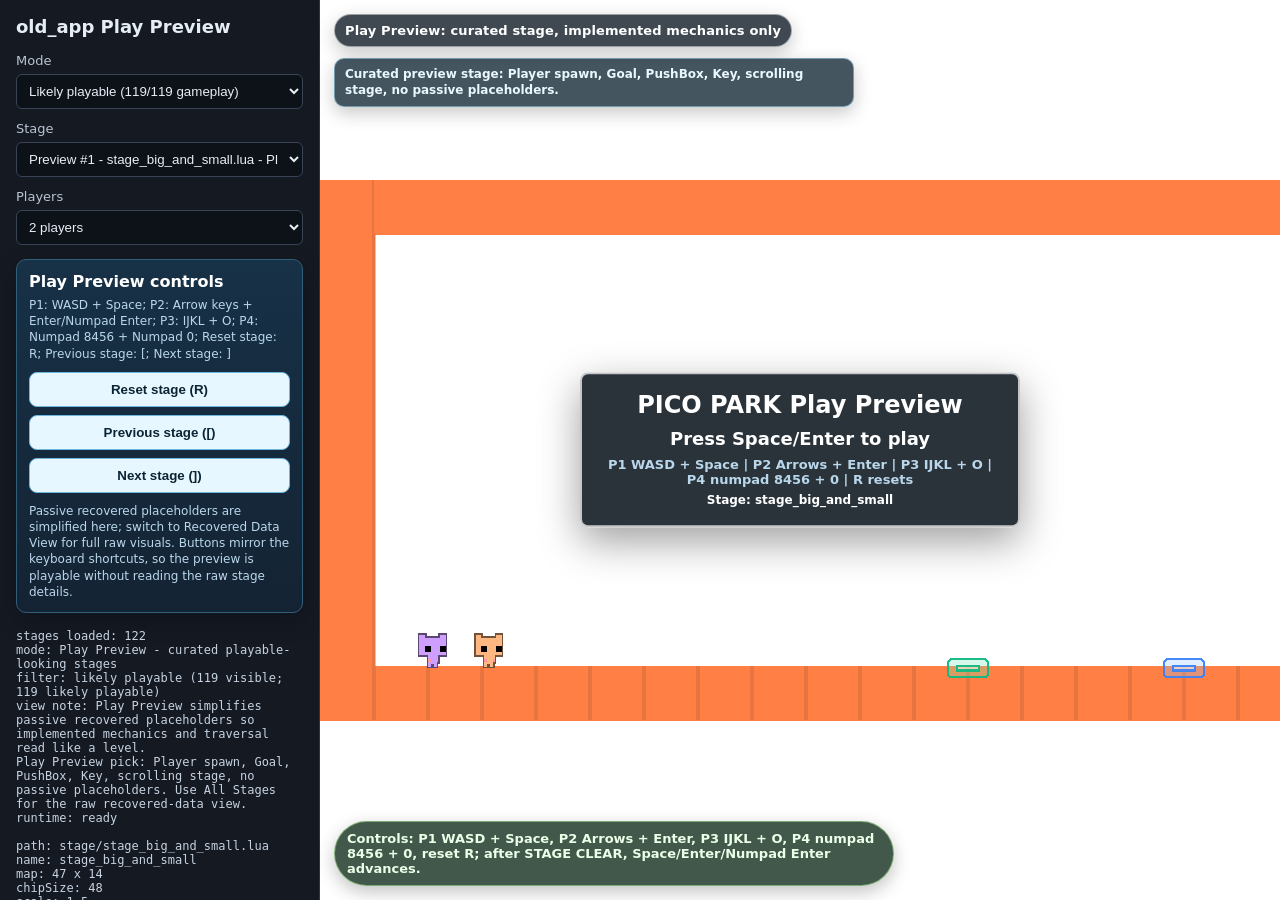
<file: index.html>
<!doctype html>
<html lang="en">
  <head>
    <meta charset="UTF-8" />
    <meta name="viewport" content="width=device-width, initial-scale=1.0" />
    <title>old_app browser reconstruction</title>
    <script type="module" crossorigin src="./assets/index-ioew5r4k.js"></script>
    <link rel="stylesheet" crossorigin href="./assets/index-CZzux0Es.css">
  </head>
  <body>
    <div id="app-shell">
      <aside id="sidebar">
        <h1>old_app Play Preview</h1>
        <label>
          Mode
          <select id="stage-filter-select">
            <option value="likely-playable">Play Preview</option>
            <option value="all">Recovered Data View</option>
          </select>
        </label>
        <label>
          Stage
          <select id="stage-select"></select>
        </label>
        <label>
          Players
          <select id="party-size-select">
            <option value="2">2 players</option>
            <option value="3">3 players</option>
            <option value="4">4 players</option>
            <option value="5">5 players</option>
            <option value="6">6 players</option>
            <option value="7">7 players</option>
            <option value="8">8 players</option>
          </select>
        </label>
        <div id="play-preview-controls" class="play-preview-controls" aria-label="Play Preview controls"></div>
        <div id="stage-info"></div>
        <div id="first-run-hint" class="hint" aria-live="polite">
          Play Preview opens on a curated stage with implemented mechanics and hides raw recovered-data clutter by default. Switch to Recovered Data View to inspect every converted stage.
        </div>
      </aside>
      <main id="canvas-host">
        <div id="mode-badge" class="mode-badge" aria-live="polite"></div>
        <div id="stage-reason-badge" class="stage-reason-badge" aria-live="polite"></div>
        <div id="title-overlay" class="title-overlay" aria-live="polite"></div>
        <div id="controls-prompt-badge" class="controls-prompt-badge" aria-live="polite"></div>
      </main>
    </div>
  </body>
</html>
</file>
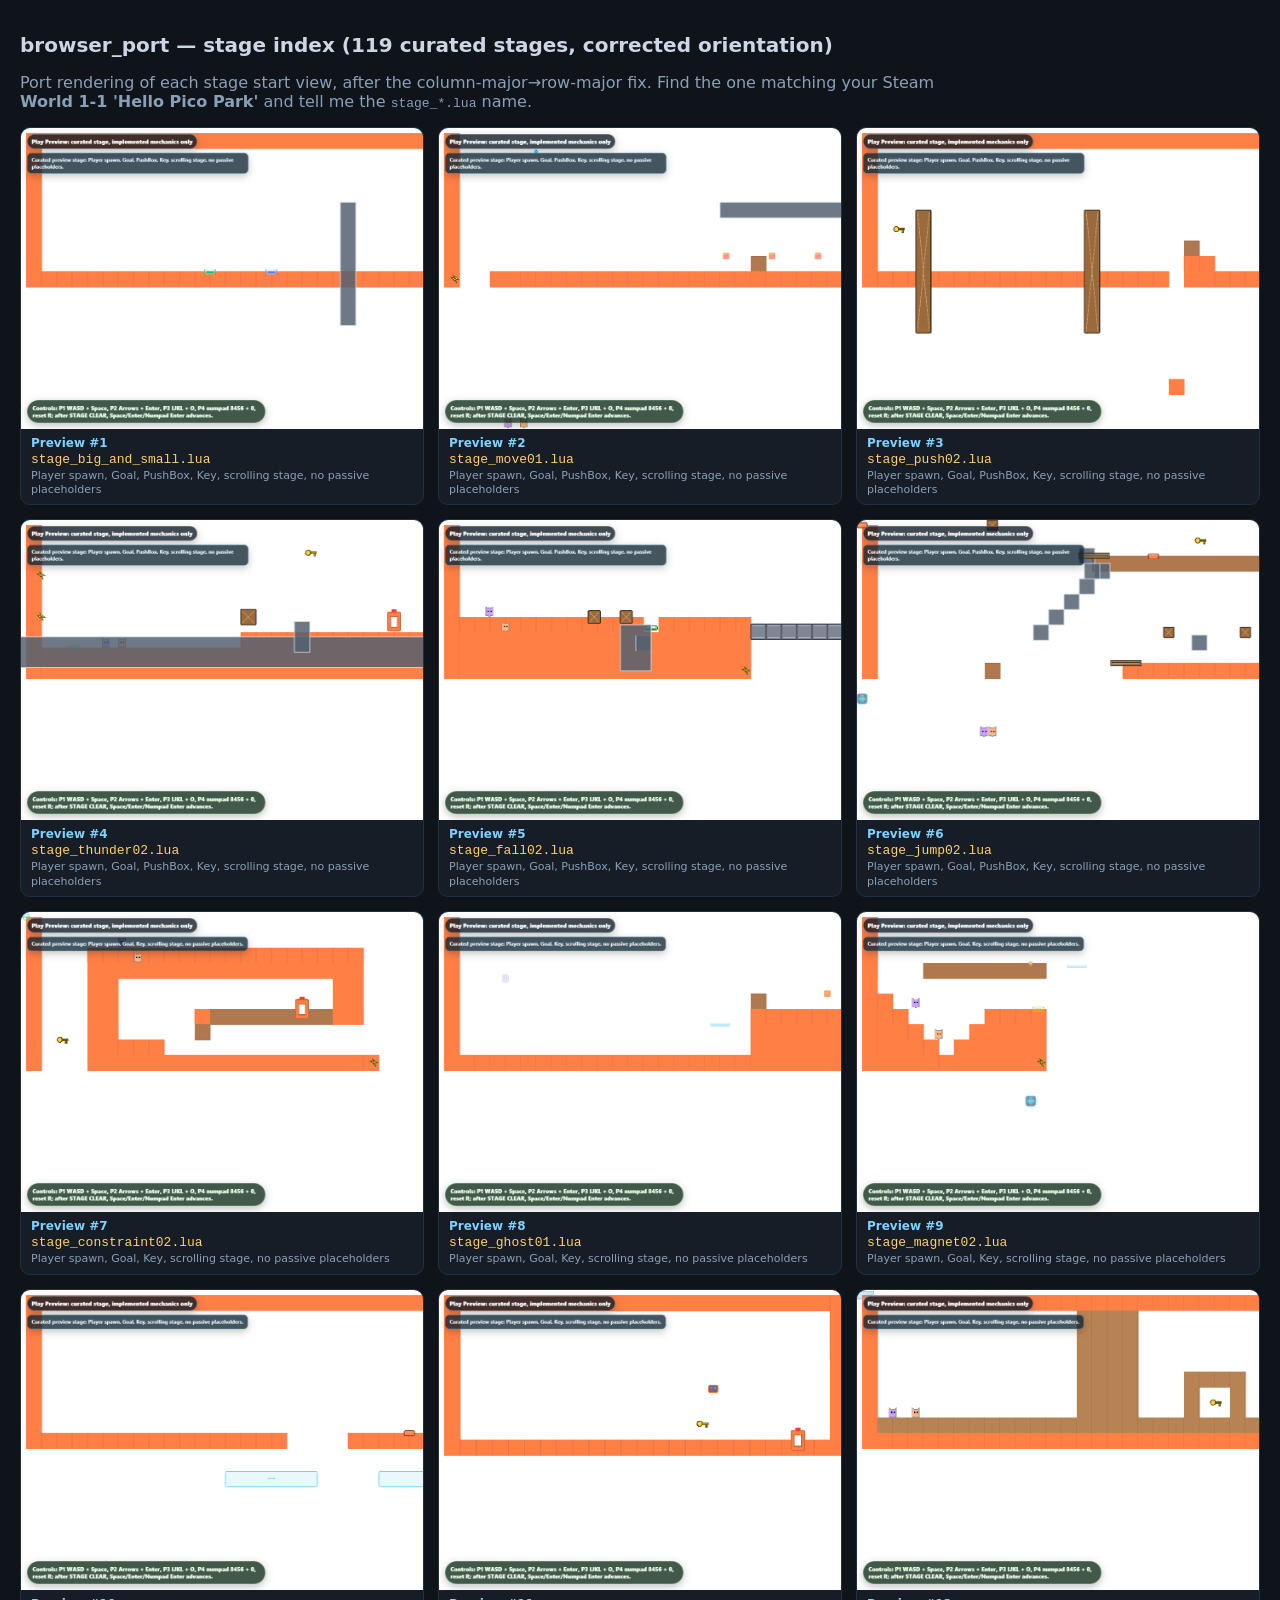
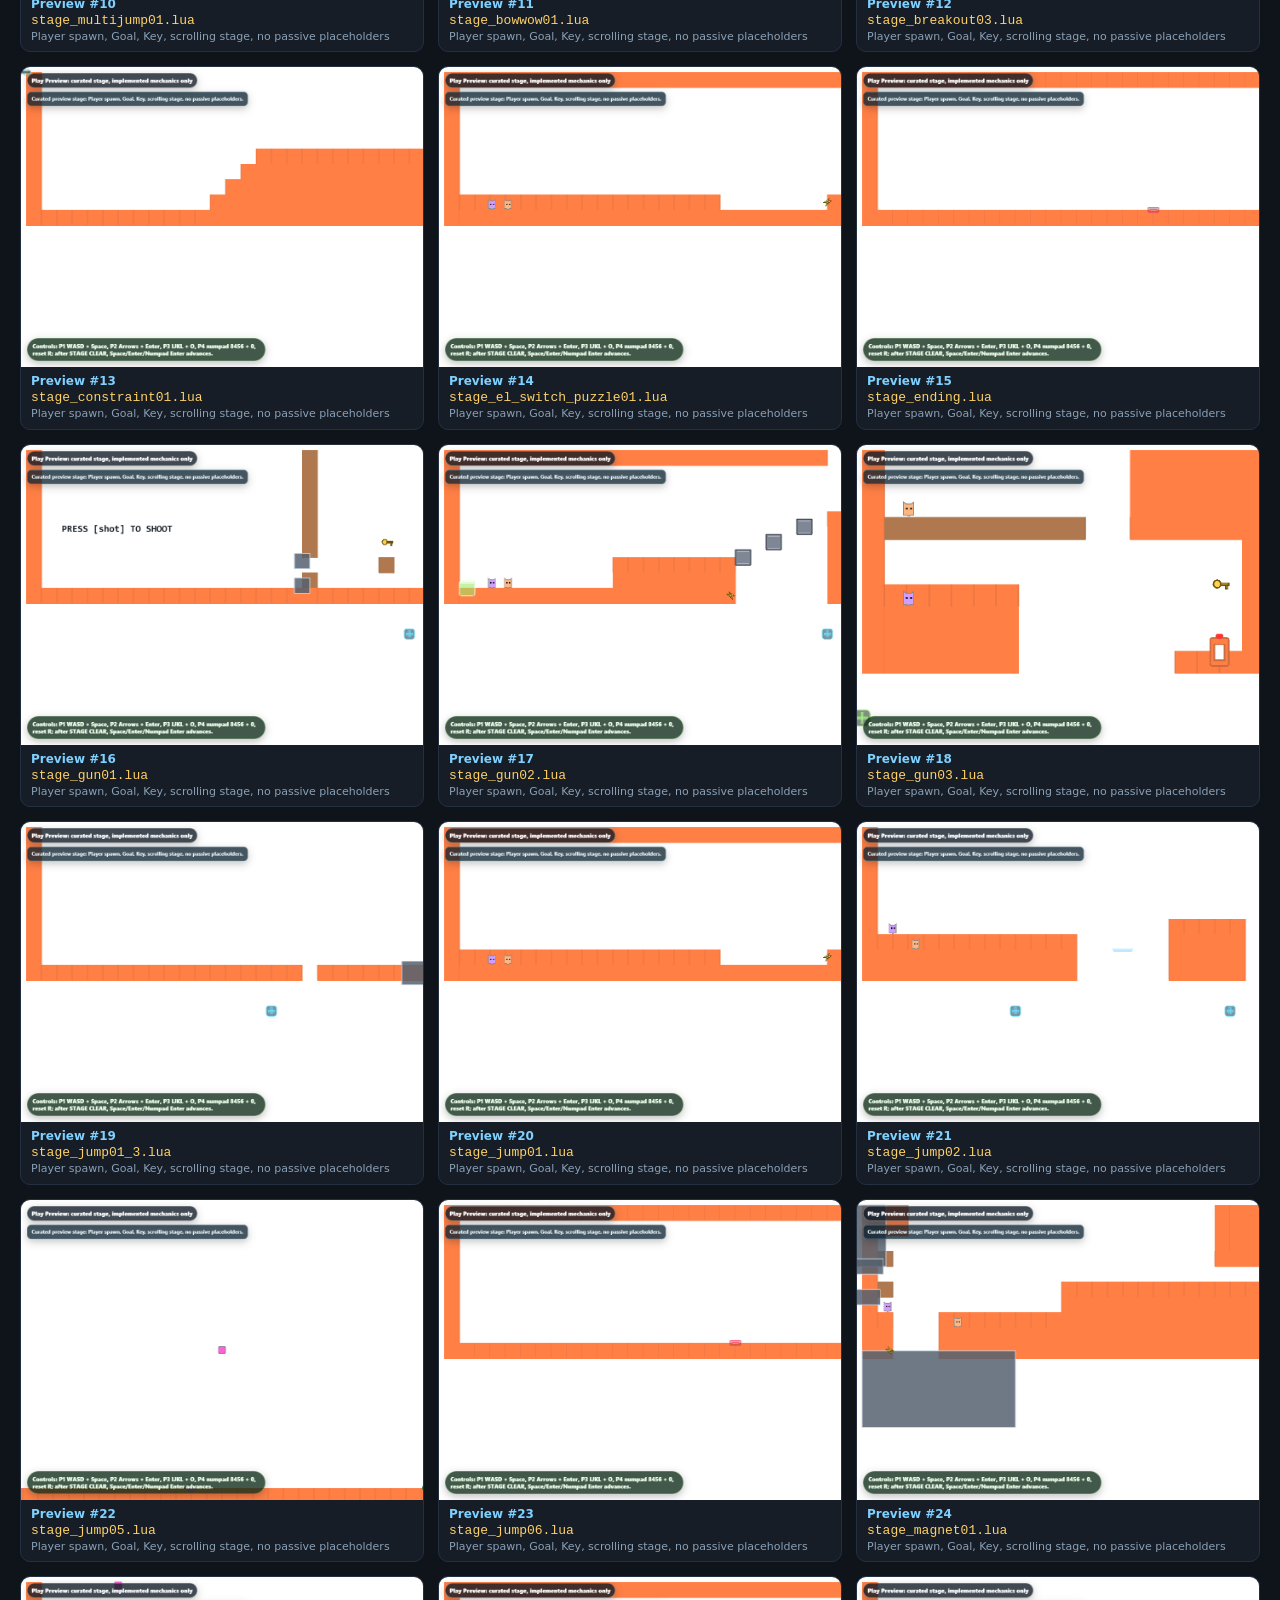
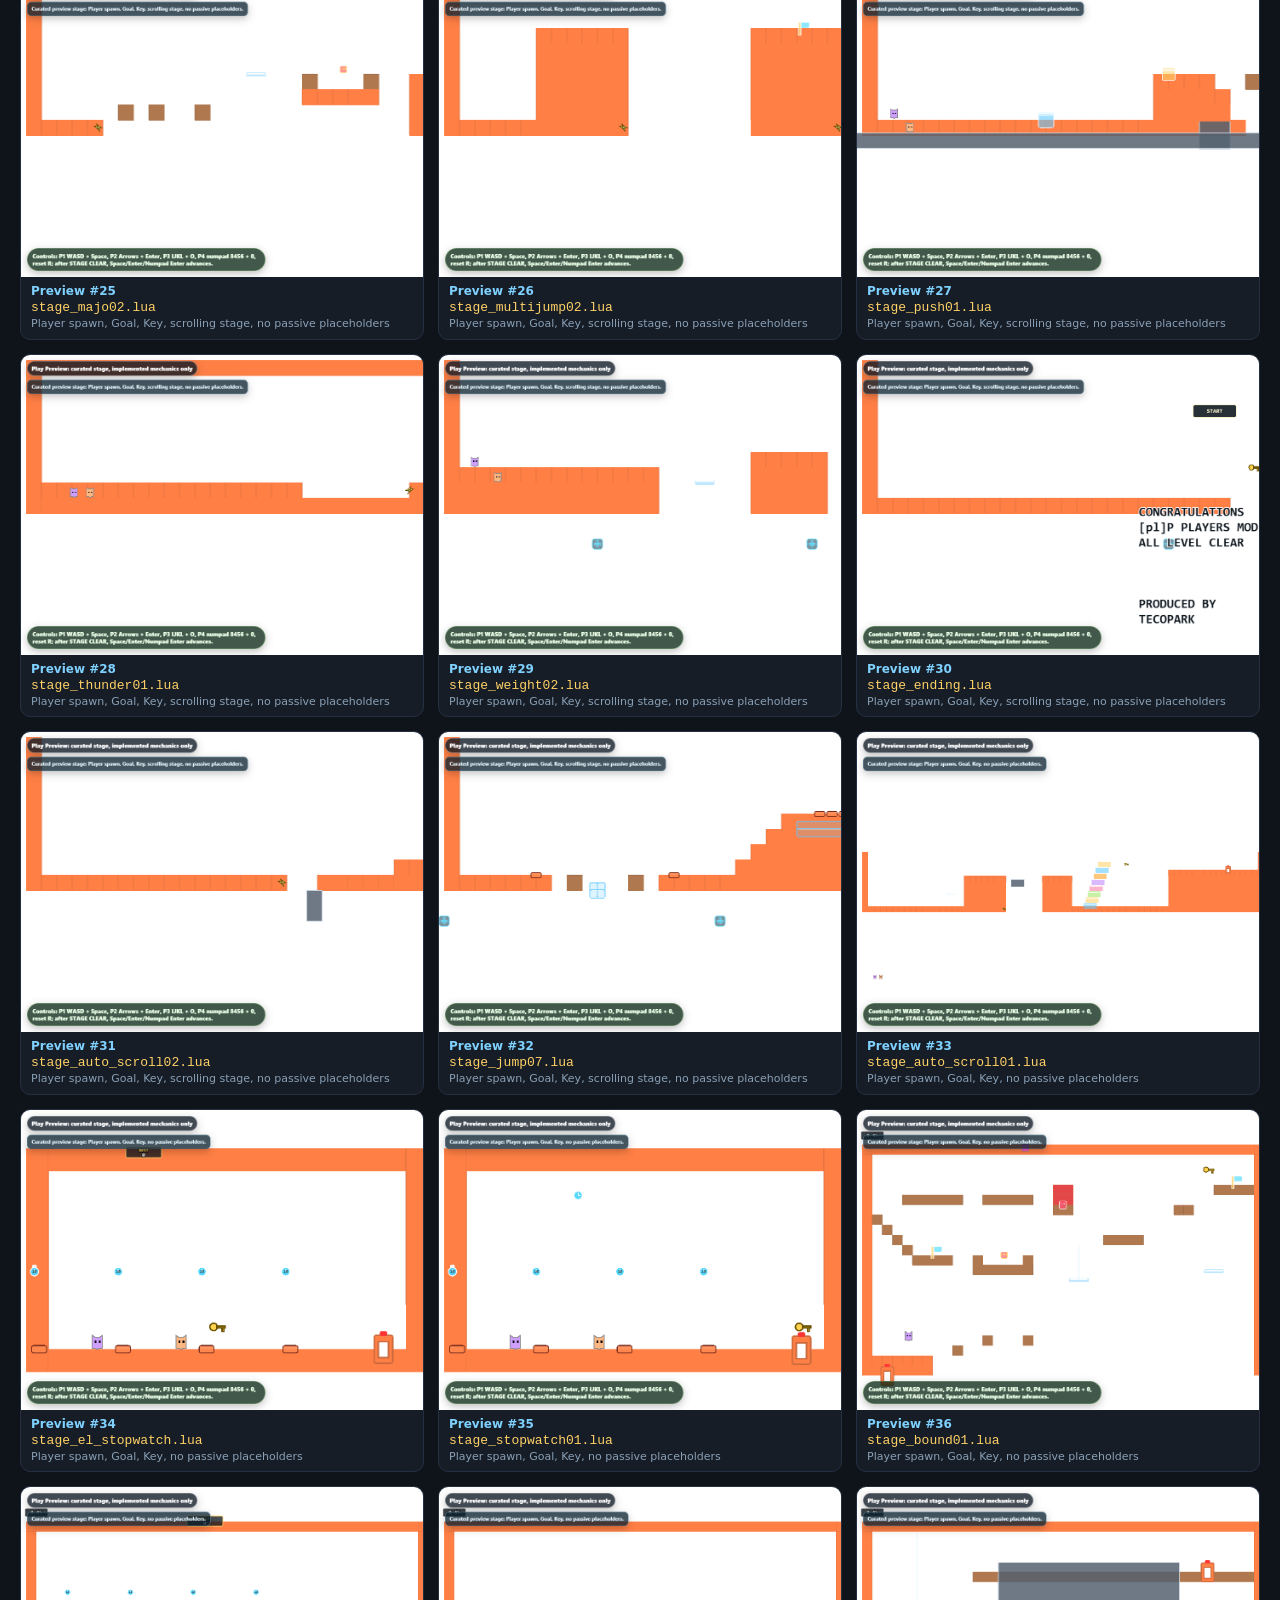
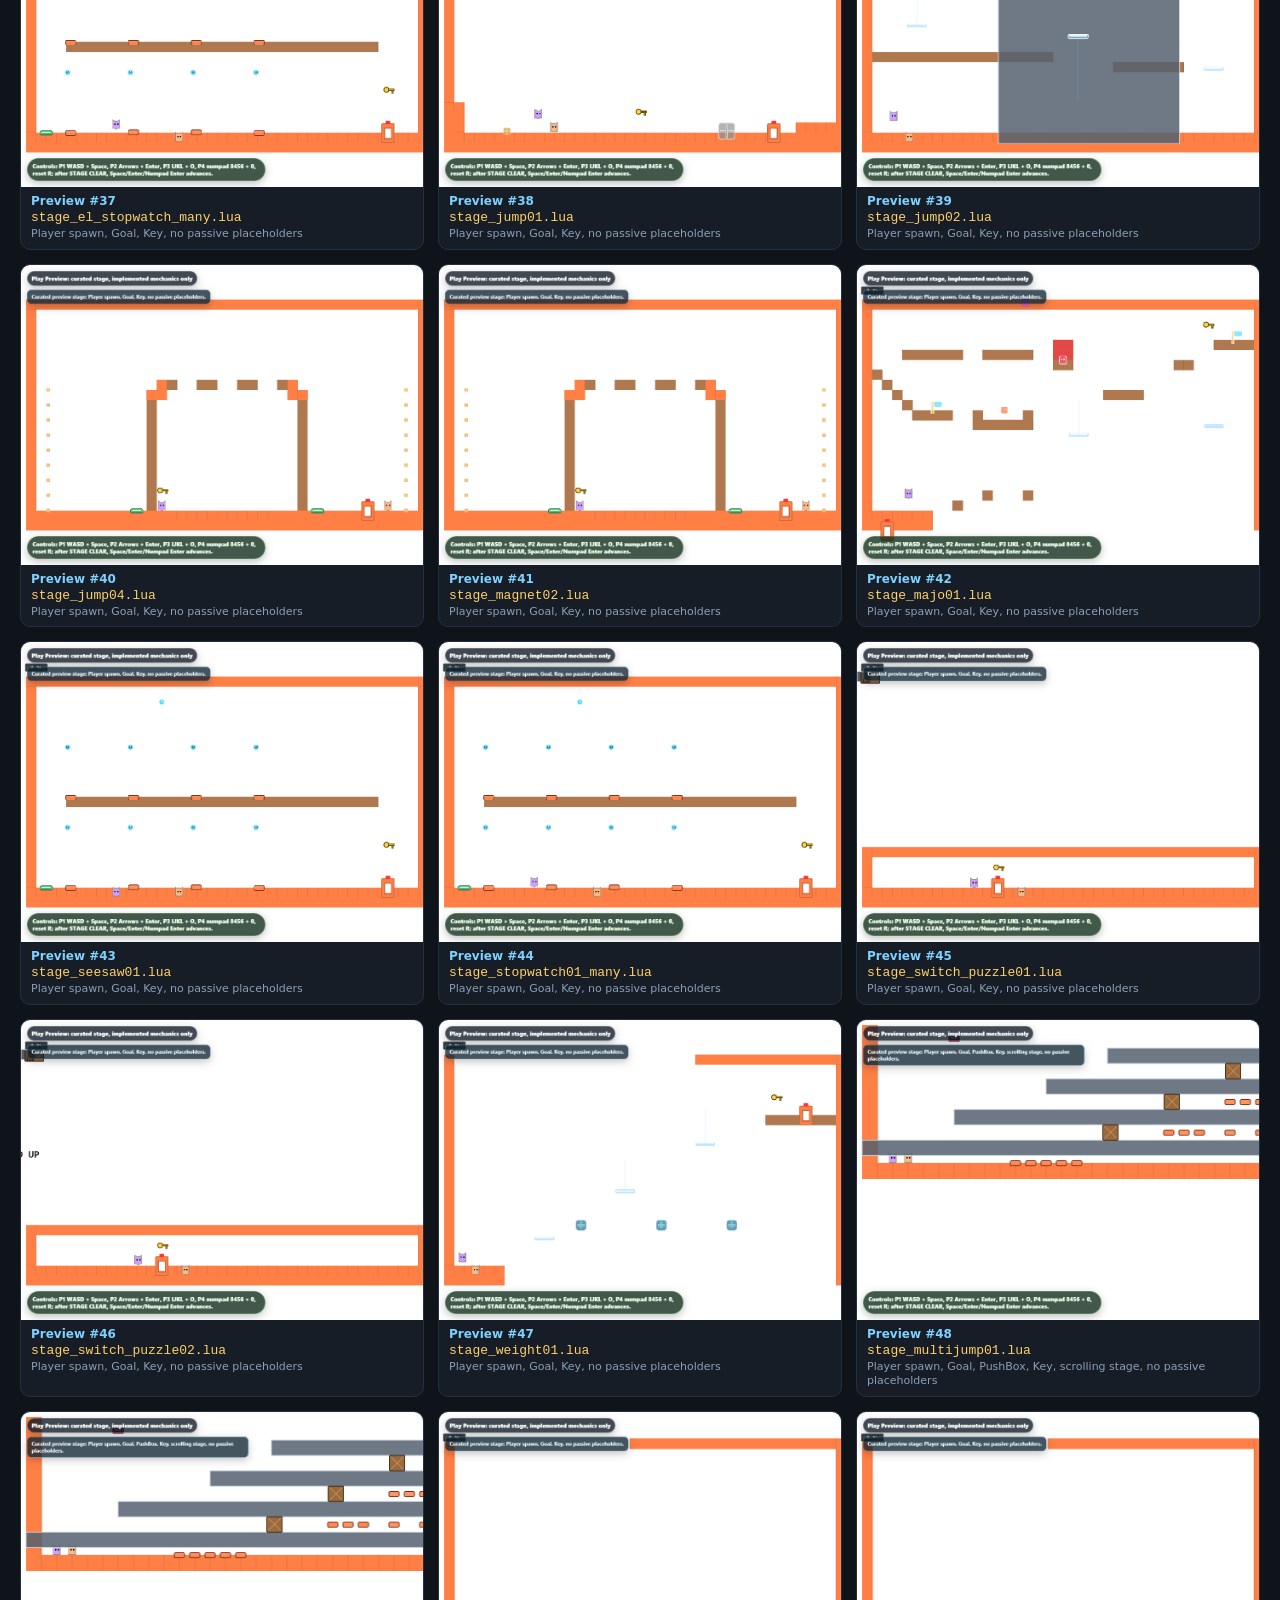
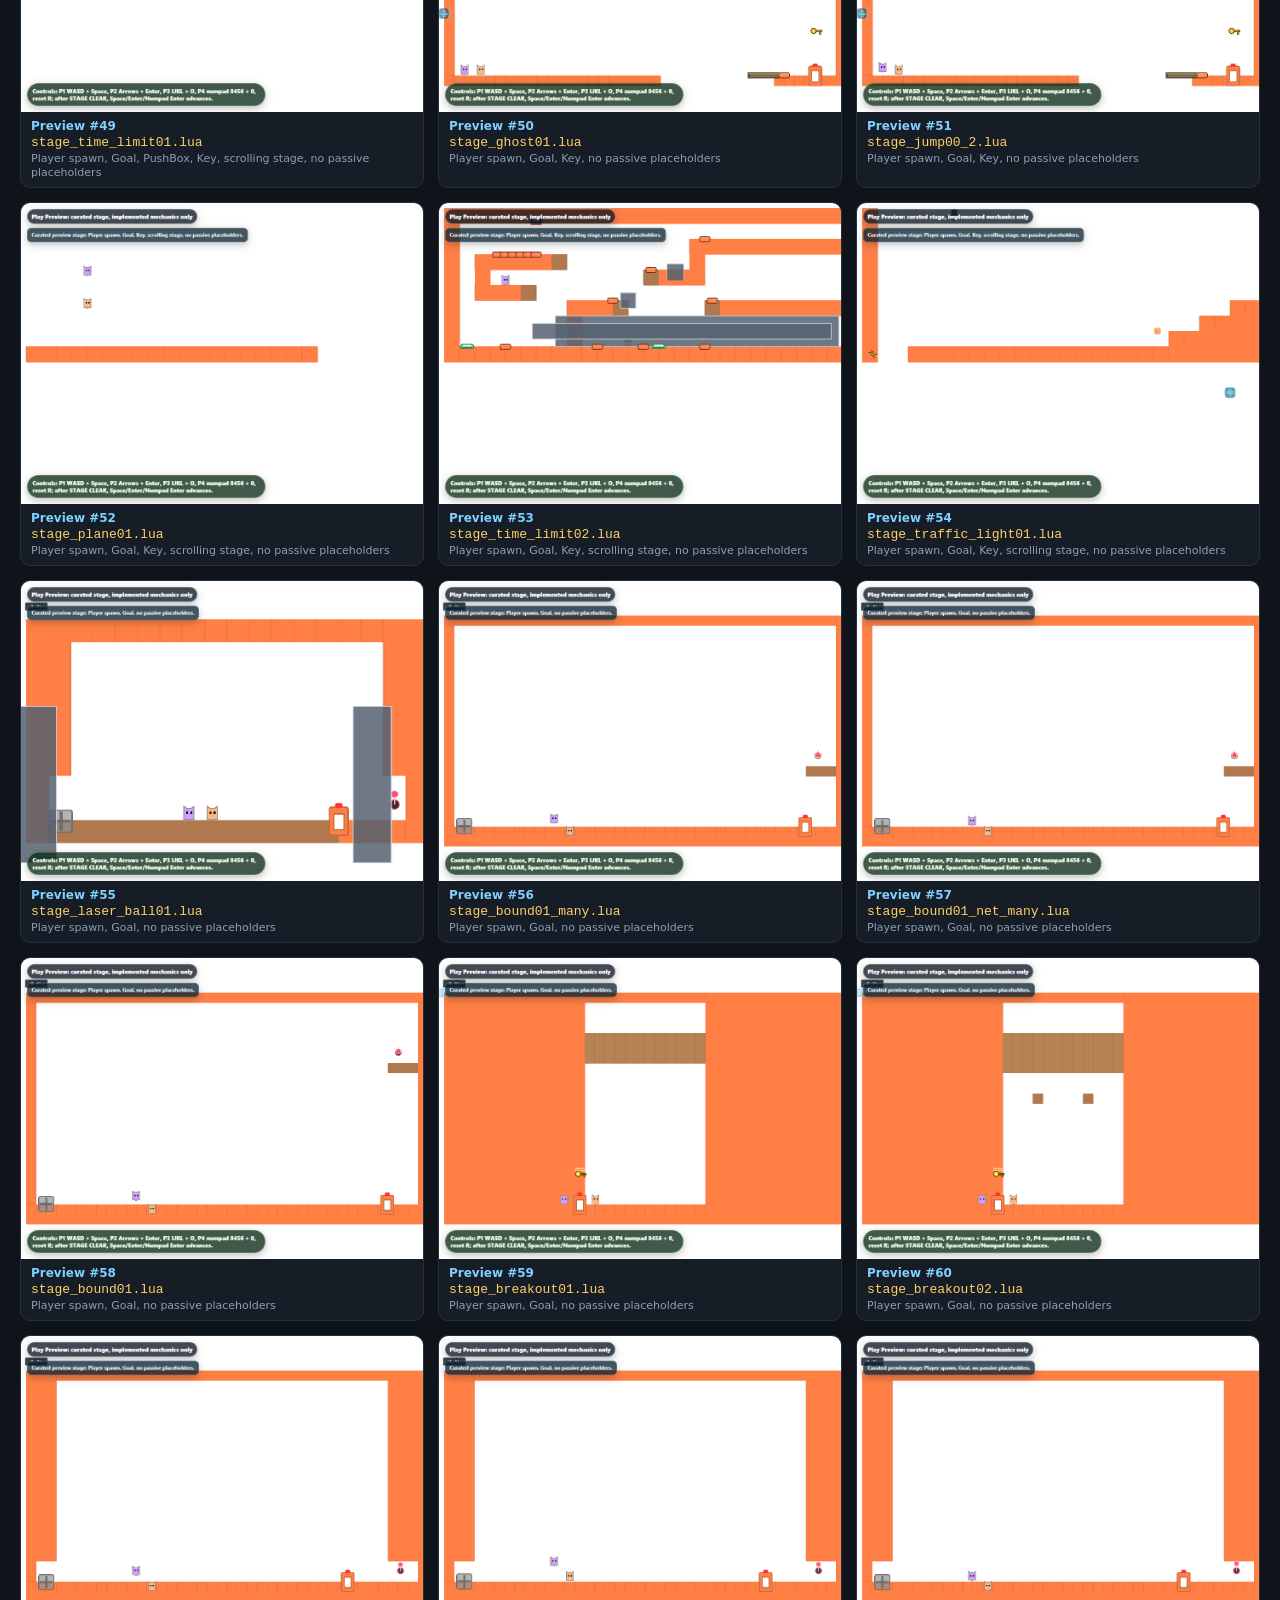
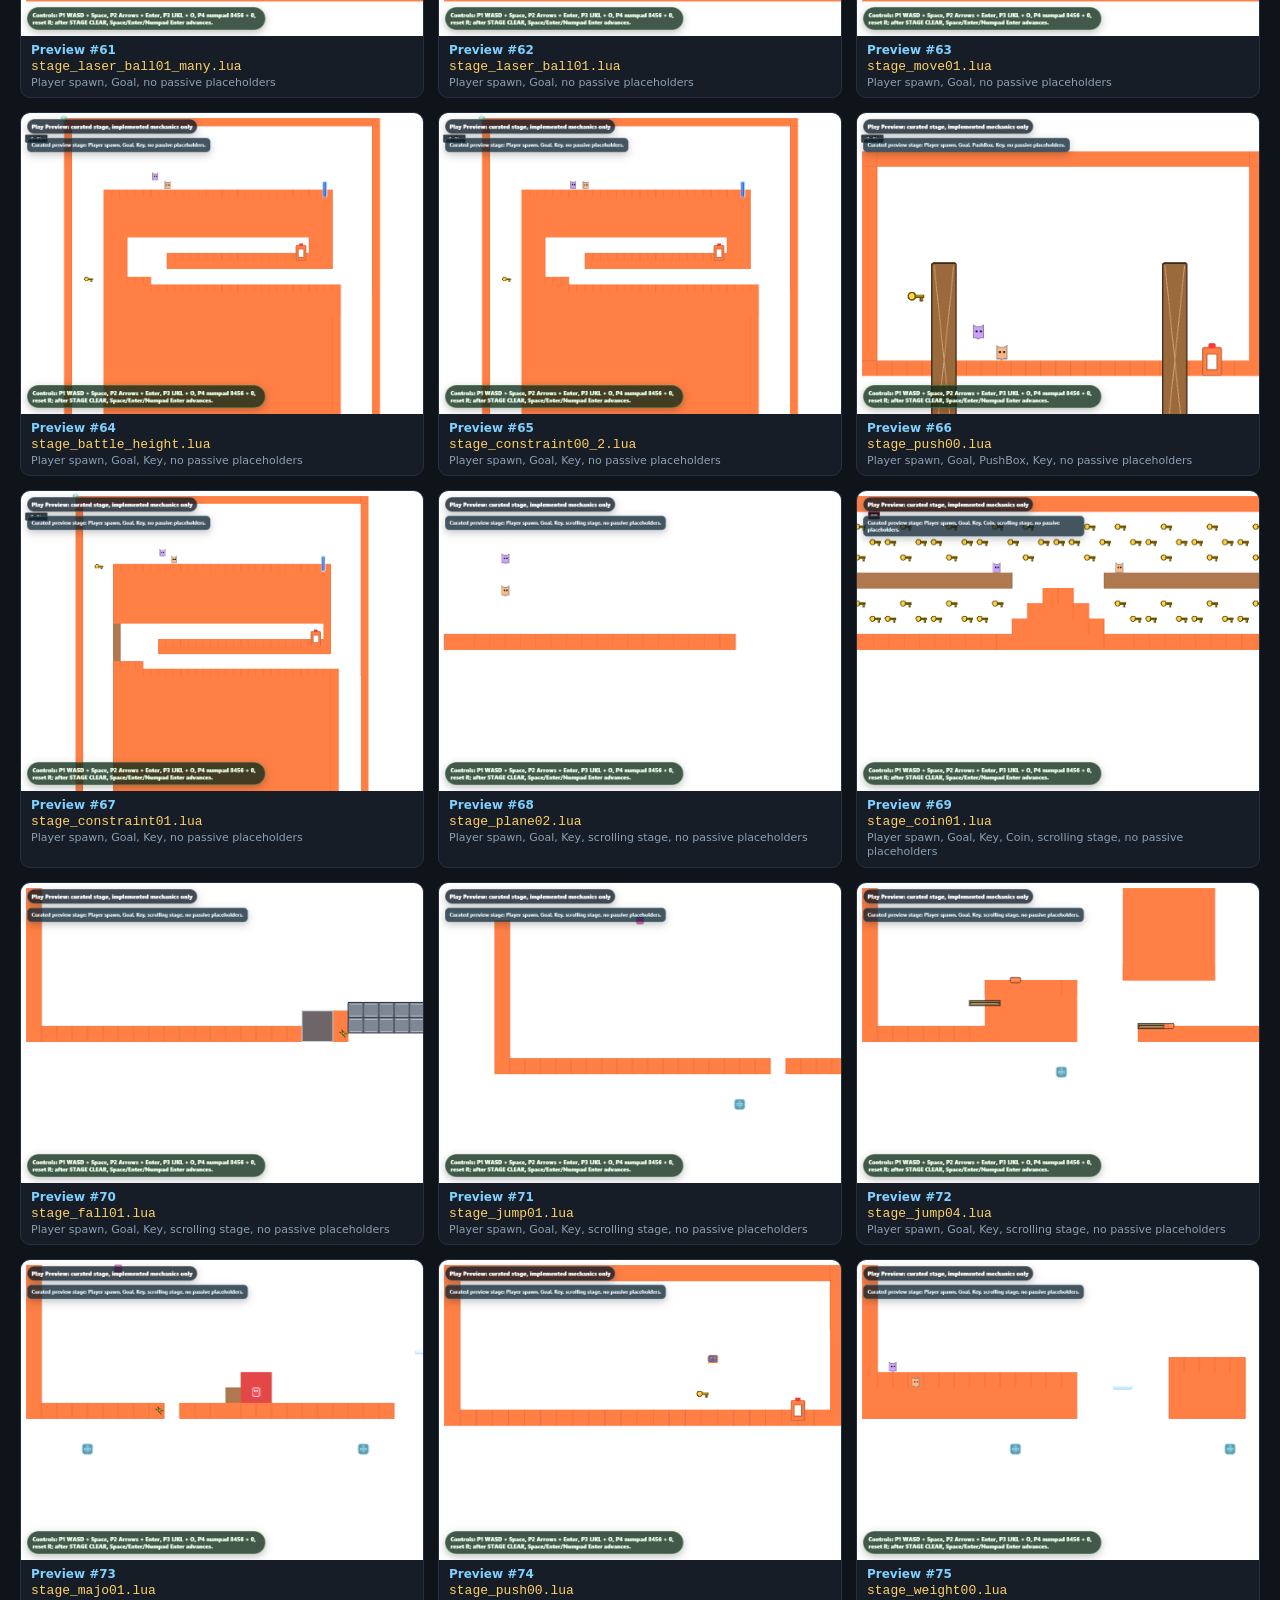
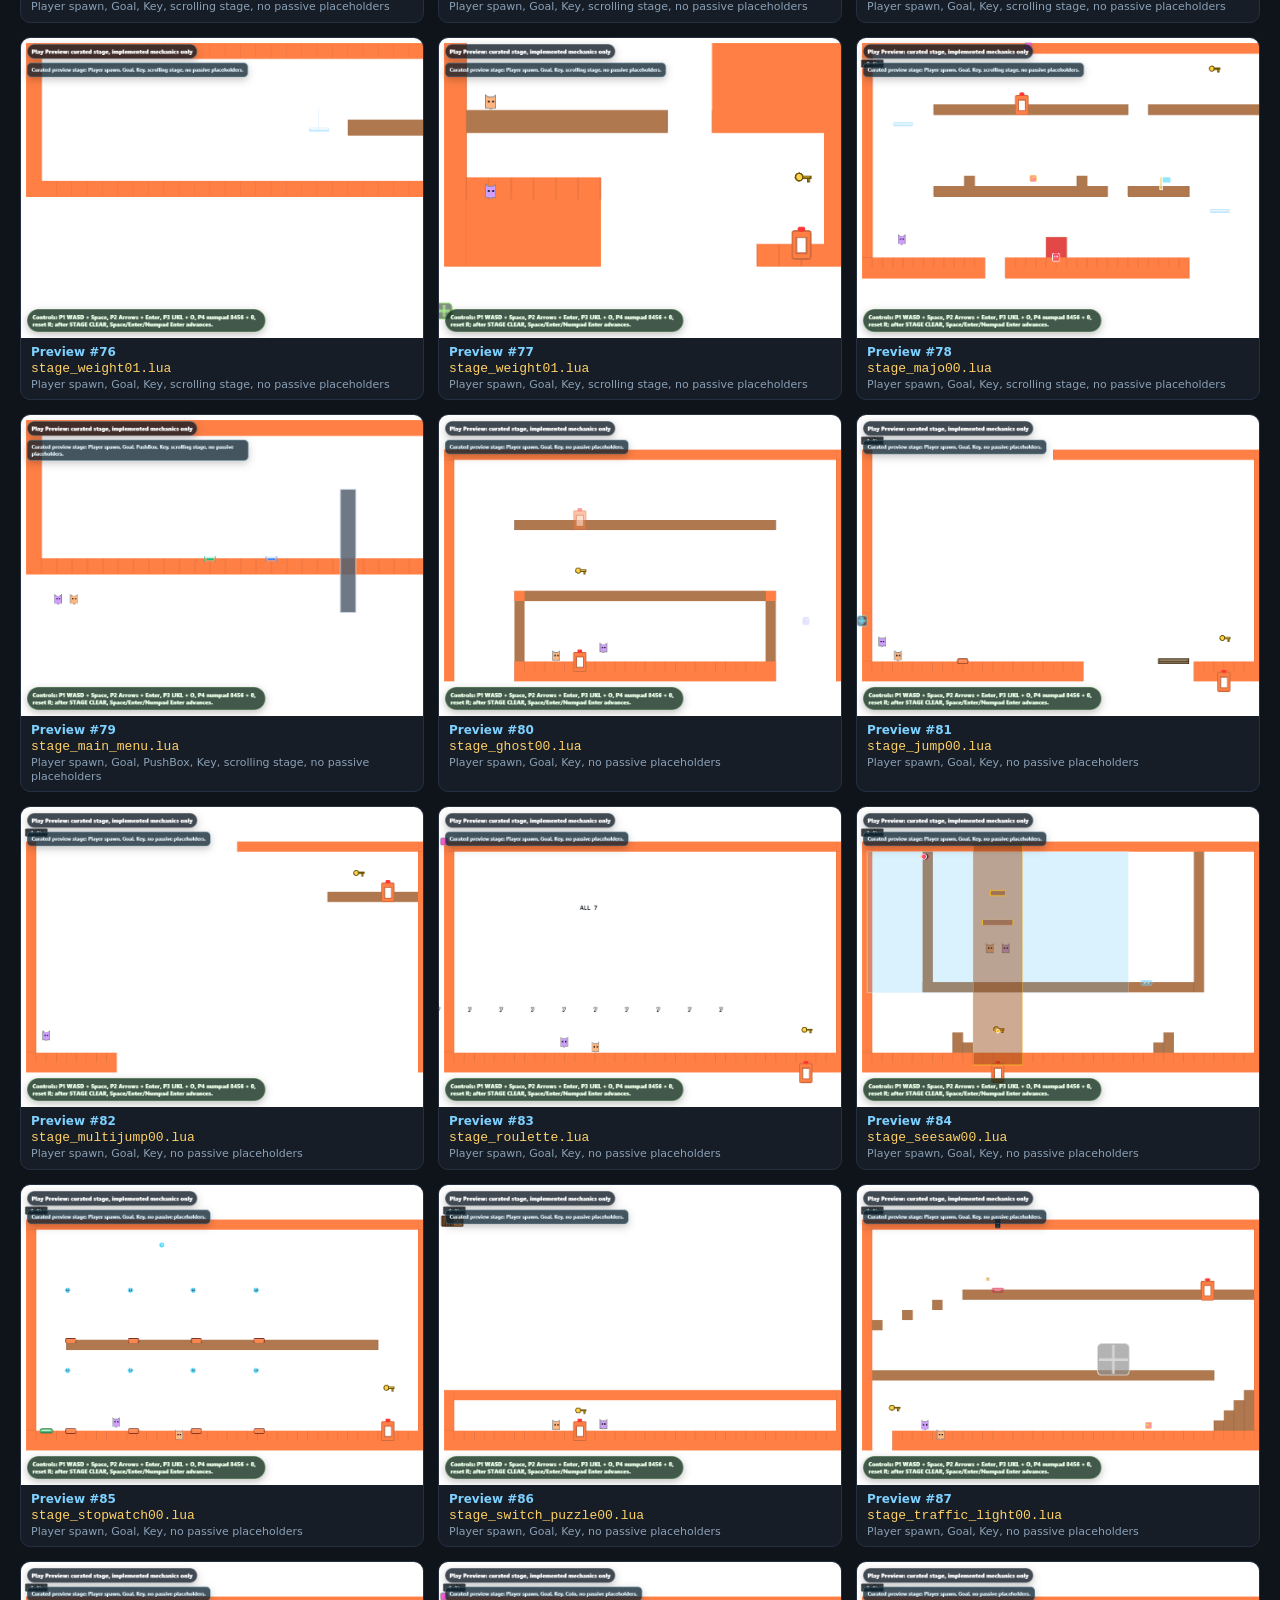
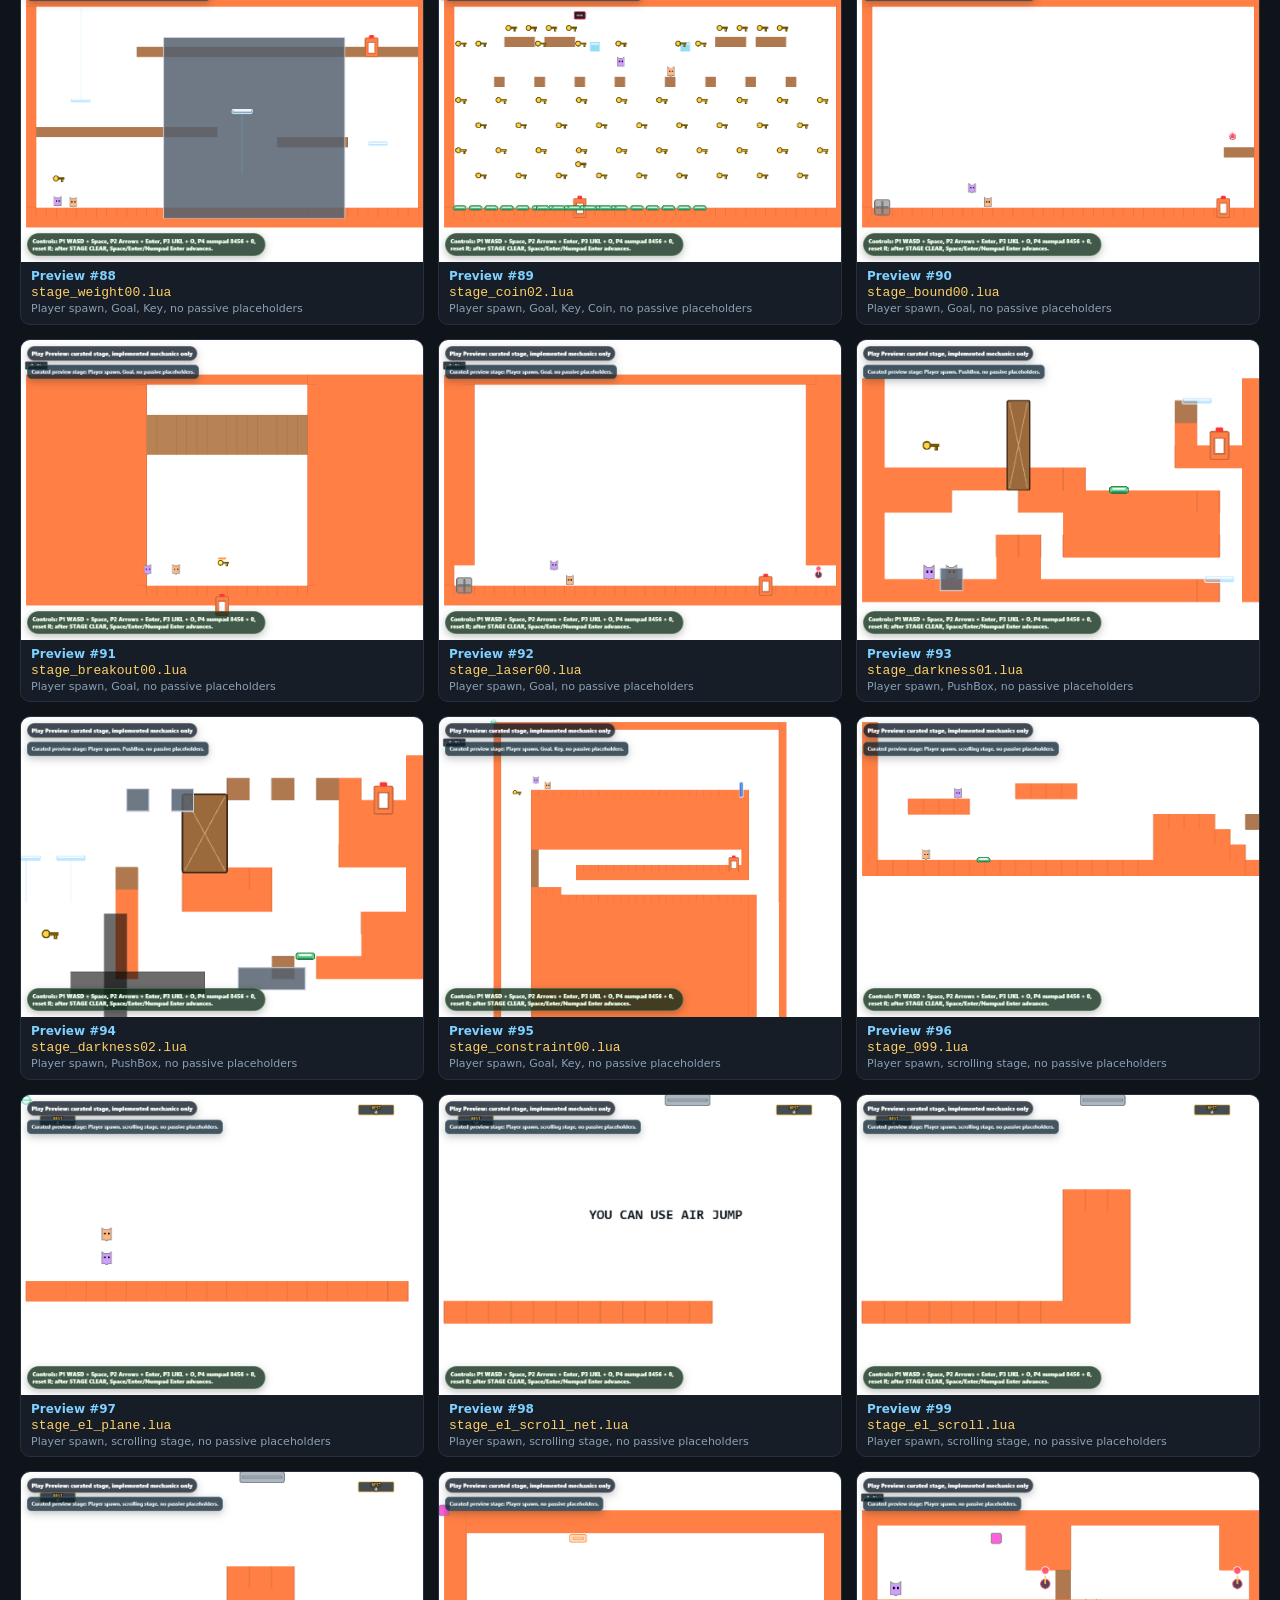
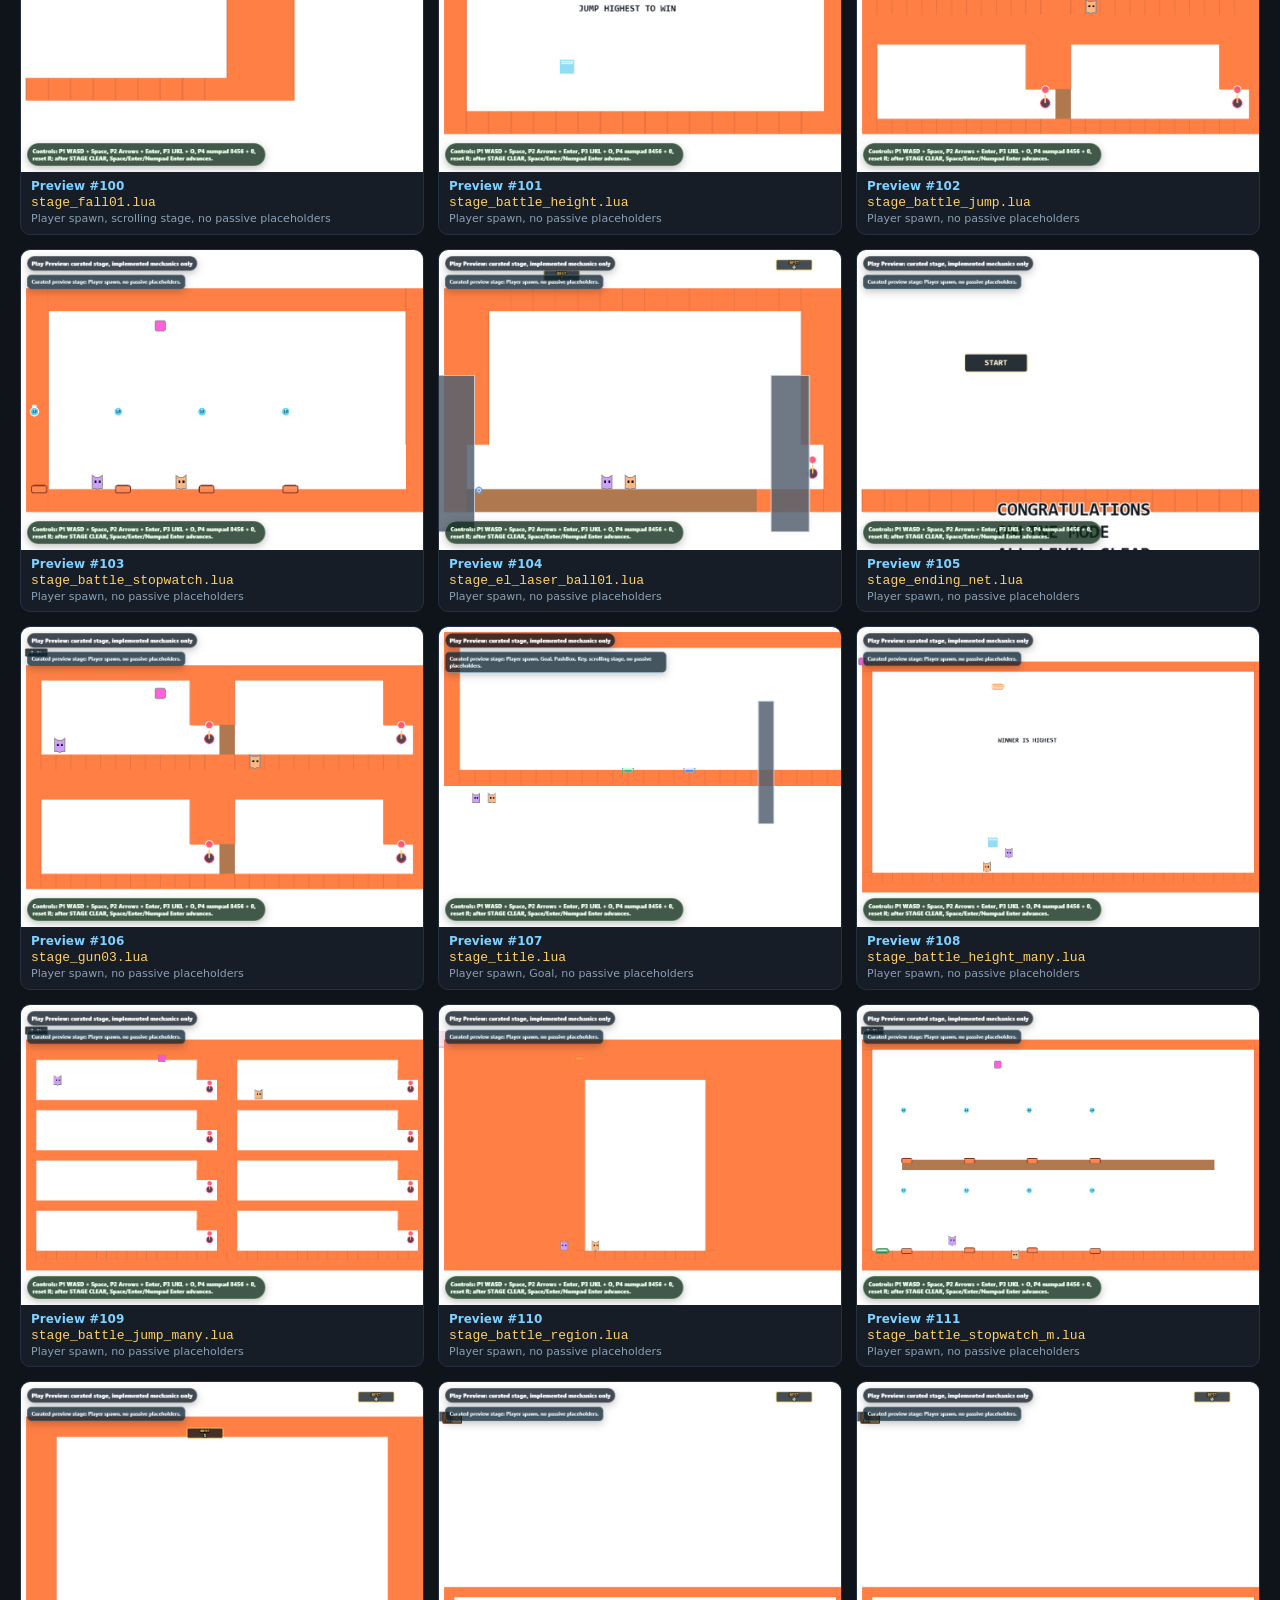
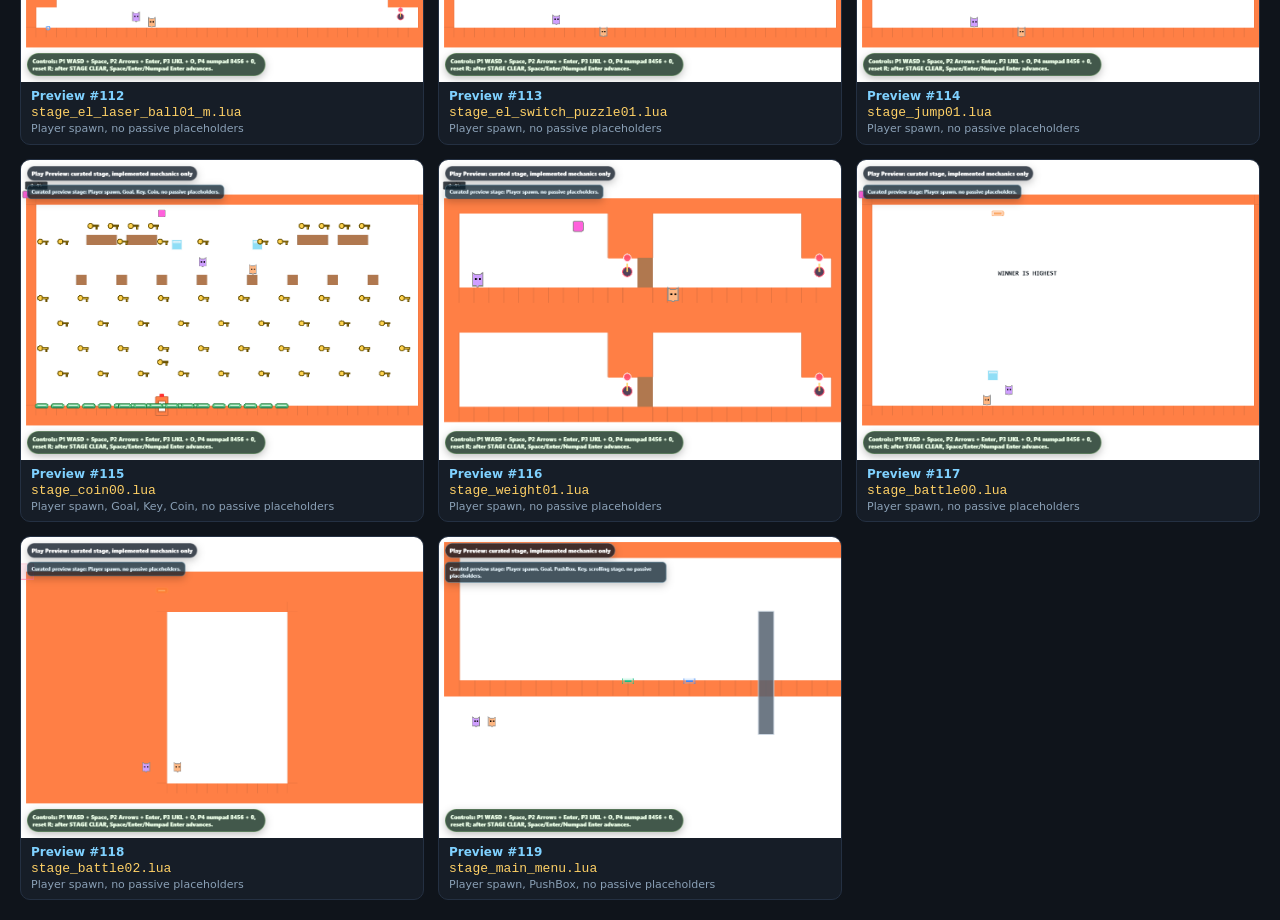
<file: contact/index.html>
<!doctype html><html><head><meta charset=utf-8><title>browser_port stage index</title><style>body{background:#0f141b;color:#cdd6e4;font-family:system-ui,Segoe UI,Arial;margin:0;padding:20px}h1{font-size:20px}p.note{color:#8aa0b6;max-width:920px}.grid{display:grid;grid-template-columns:repeat(auto-fill,minmax(300px,1fr));gap:14px;margin-top:16px}.card{background:#161d27;border:1px solid #243042;border-radius:10px;overflow:hidden}.card img{width:100%;display:block;background:#0b0f15}.meta{padding:7px 10px}.pv{color:#7fd1ff;font-weight:600;font-size:12px}.st{font-family:ui-monospace,Consolas,monospace;font-size:13px;color:#ffd166;margin:2px 0}.ds{font-size:11px;color:#8aa0b6;line-height:1.3}</style></head><body><h1>browser_port &mdash; stage index (119 curated stages, corrected orientation)</h1><p class=note>Port rendering of each stage start view, after the column-major&rarr;row-major fix. Find the one matching your Steam <b>World 1-1 'Hello Pico Park'</b> and tell me the <code>stage_*.lua</code> name.</p><div class=grid><div class=card><img src='t_000.png' loading=lazy><div class=meta><div class=pv>Preview #1</div><div class=st>stage_big_and_small.lua</div><div class=ds>Player spawn, Goal, PushBox, Key, scrolling stage, no passive placeholders</div></div></div><div class=card><img src='t_001.png' loading=lazy><div class=meta><div class=pv>Preview #2</div><div class=st>stage_move01.lua</div><div class=ds>Player spawn, Goal, PushBox, Key, scrolling stage, no passive placeholders</div></div></div><div class=card><img src='t_002.png' loading=lazy><div class=meta><div class=pv>Preview #3</div><div class=st>stage_push02.lua</div><div class=ds>Player spawn, Goal, PushBox, Key, scrolling stage, no passive placeholders</div></div></div><div class=card><img src='t_003.png' loading=lazy><div class=meta><div class=pv>Preview #4</div><div class=st>stage_thunder02.lua</div><div class=ds>Player spawn, Goal, PushBox, Key, scrolling stage, no passive placeholders</div></div></div><div class=card><img src='t_004.png' loading=lazy><div class=meta><div class=pv>Preview #5</div><div class=st>stage_fall02.lua</div><div class=ds>Player spawn, Goal, PushBox, Key, scrolling stage, no passive placeholders</div></div></div><div class=card><img src='t_005.png' loading=lazy><div class=meta><div class=pv>Preview #6</div><div class=st>stage_jump02.lua</div><div class=ds>Player spawn, Goal, PushBox, Key, scrolling stage, no passive placeholders</div></div></div><div class=card><img src='t_006.png' loading=lazy><div class=meta><div class=pv>Preview #7</div><div class=st>stage_constraint02.lua</div><div class=ds>Player spawn, Goal, Key, scrolling stage, no passive placeholders</div></div></div><div class=card><img src='t_007.png' loading=lazy><div class=meta><div class=pv>Preview #8</div><div class=st>stage_ghost01.lua</div><div class=ds>Player spawn, Goal, Key, scrolling stage, no passive placeholders</div></div></div><div class=card><img src='t_008.png' loading=lazy><div class=meta><div class=pv>Preview #9</div><div class=st>stage_magnet02.lua</div><div class=ds>Player spawn, Goal, Key, scrolling stage, no passive placeholders</div></div></div><div class=card><img src='t_009.png' loading=lazy><div class=meta><div class=pv>Preview #10</div><div class=st>stage_multijump01.lua</div><div class=ds>Player spawn, Goal, Key, scrolling stage, no passive placeholders</div></div></div><div class=card><img src='t_010.png' loading=lazy><div class=meta><div class=pv>Preview #11</div><div class=st>stage_bowwow01.lua</div><div class=ds>Player spawn, Goal, Key, scrolling stage, no passive placeholders</div></div></div><div class=card><img src='t_011.png' loading=lazy><div class=meta><div class=pv>Preview #12</div><div class=st>stage_breakout03.lua</div><div class=ds>Player spawn, Goal, Key, scrolling stage, no passive placeholders</div></div></div><div class=card><img src='t_012.png' loading=lazy><div class=meta><div class=pv>Preview #13</div><div class=st>stage_constraint01.lua</div><div class=ds>Player spawn, Goal, Key, scrolling stage, no passive placeholders</div></div></div><div class=card><img src='t_013.png' loading=lazy><div class=meta><div class=pv>Preview #14</div><div class=st>stage_el_switch_puzzle01.lua</div><div class=ds>Player spawn, Goal, Key, scrolling stage, no passive placeholders</div></div></div><div class=card><img src='t_014.png' loading=lazy><div class=meta><div class=pv>Preview #15</div><div class=st>stage_ending.lua</div><div class=ds>Player spawn, Goal, Key, scrolling stage, no passive placeholders</div></div></div><div class=card><img src='t_015.png' loading=lazy><div class=meta><div class=pv>Preview #16</div><div class=st>stage_gun01.lua</div><div class=ds>Player spawn, Goal, Key, scrolling stage, no passive placeholders</div></div></div><div class=card><img src='t_016.png' loading=lazy><div class=meta><div class=pv>Preview #17</div><div class=st>stage_gun02.lua</div><div class=ds>Player spawn, Goal, Key, scrolling stage, no passive placeholders</div></div></div><div class=card><img src='t_017.png' loading=lazy><div class=meta><div class=pv>Preview #18</div><div class=st>stage_gun03.lua</div><div class=ds>Player spawn, Goal, Key, scrolling stage, no passive placeholders</div></div></div><div class=card><img src='t_018.png' loading=lazy><div class=meta><div class=pv>Preview #19</div><div class=st>stage_jump01_3.lua</div><div class=ds>Player spawn, Goal, Key, scrolling stage, no passive placeholders</div></div></div><div class=card><img src='t_019.png' loading=lazy><div class=meta><div class=pv>Preview #20</div><div class=st>stage_jump01.lua</div><div class=ds>Player spawn, Goal, Key, scrolling stage, no passive placeholders</div></div></div><div class=card><img src='t_020.png' loading=lazy><div class=meta><div class=pv>Preview #21</div><div class=st>stage_jump02.lua</div><div class=ds>Player spawn, Goal, Key, scrolling stage, no passive placeholders</div></div></div><div class=card><img src='t_021.png' loading=lazy><div class=meta><div class=pv>Preview #22</div><div class=st>stage_jump05.lua</div><div class=ds>Player spawn, Goal, Key, scrolling stage, no passive placeholders</div></div></div><div class=card><img src='t_022.png' loading=lazy><div class=meta><div class=pv>Preview #23</div><div class=st>stage_jump06.lua</div><div class=ds>Player spawn, Goal, Key, scrolling stage, no passive placeholders</div></div></div><div class=card><img src='t_023.png' loading=lazy><div class=meta><div class=pv>Preview #24</div><div class=st>stage_magnet01.lua</div><div class=ds>Player spawn, Goal, Key, scrolling stage, no passive placeholders</div></div></div><div class=card><img src='t_024.png' loading=lazy><div class=meta><div class=pv>Preview #25</div><div class=st>stage_majo02.lua</div><div class=ds>Player spawn, Goal, Key, scrolling stage, no passive placeholders</div></div></div><div class=card><img src='t_025.png' loading=lazy><div class=meta><div class=pv>Preview #26</div><div class=st>stage_multijump02.lua</div><div class=ds>Player spawn, Goal, Key, scrolling stage, no passive placeholders</div></div></div><div class=card><img src='t_026.png' loading=lazy><div class=meta><div class=pv>Preview #27</div><div class=st>stage_push01.lua</div><div class=ds>Player spawn, Goal, Key, scrolling stage, no passive placeholders</div></div></div><div class=card><img src='t_027.png' loading=lazy><div class=meta><div class=pv>Preview #28</div><div class=st>stage_thunder01.lua</div><div class=ds>Player spawn, Goal, Key, scrolling stage, no passive placeholders</div></div></div><div class=card><img src='t_028.png' loading=lazy><div class=meta><div class=pv>Preview #29</div><div class=st>stage_weight02.lua</div><div class=ds>Player spawn, Goal, Key, scrolling stage, no passive placeholders</div></div></div><div class=card><img src='t_029.png' loading=lazy><div class=meta><div class=pv>Preview #30</div><div class=st>stage_ending.lua</div><div class=ds>Player spawn, Goal, Key, scrolling stage, no passive placeholders</div></div></div><div class=card><img src='t_030.png' loading=lazy><div class=meta><div class=pv>Preview #31</div><div class=st>stage_auto_scroll02.lua</div><div class=ds>Player spawn, Goal, Key, scrolling stage, no passive placeholders</div></div></div><div class=card><img src='t_031.png' loading=lazy><div class=meta><div class=pv>Preview #32</div><div class=st>stage_jump07.lua</div><div class=ds>Player spawn, Goal, Key, scrolling stage, no passive placeholders</div></div></div><div class=card><img src='t_032.png' loading=lazy><div class=meta><div class=pv>Preview #33</div><div class=st>stage_auto_scroll01.lua</div><div class=ds>Player spawn, Goal, Key, no passive placeholders</div></div></div><div class=card><img src='t_033.png' loading=lazy><div class=meta><div class=pv>Preview #34</div><div class=st>stage_el_stopwatch.lua</div><div class=ds>Player spawn, Goal, Key, no passive placeholders</div></div></div><div class=card><img src='t_034.png' loading=lazy><div class=meta><div class=pv>Preview #35</div><div class=st>stage_stopwatch01.lua</div><div class=ds>Player spawn, Goal, Key, no passive placeholders</div></div></div><div class=card><img src='t_035.png' loading=lazy><div class=meta><div class=pv>Preview #36</div><div class=st>stage_bound01.lua</div><div class=ds>Player spawn, Goal, Key, no passive placeholders</div></div></div><div class=card><img src='t_036.png' loading=lazy><div class=meta><div class=pv>Preview #37</div><div class=st>stage_el_stopwatch_many.lua</div><div class=ds>Player spawn, Goal, Key, no passive placeholders</div></div></div><div class=card><img src='t_037.png' loading=lazy><div class=meta><div class=pv>Preview #38</div><div class=st>stage_jump01.lua</div><div class=ds>Player spawn, Goal, Key, no passive placeholders</div></div></div><div class=card><img src='t_038.png' loading=lazy><div class=meta><div class=pv>Preview #39</div><div class=st>stage_jump02.lua</div><div class=ds>Player spawn, Goal, Key, no passive placeholders</div></div></div><div class=card><img src='t_039.png' loading=lazy><div class=meta><div class=pv>Preview #40</div><div class=st>stage_jump04.lua</div><div class=ds>Player spawn, Goal, Key, no passive placeholders</div></div></div><div class=card><img src='t_040.png' loading=lazy><div class=meta><div class=pv>Preview #41</div><div class=st>stage_magnet02.lua</div><div class=ds>Player spawn, Goal, Key, no passive placeholders</div></div></div><div class=card><img src='t_041.png' loading=lazy><div class=meta><div class=pv>Preview #42</div><div class=st>stage_majo01.lua</div><div class=ds>Player spawn, Goal, Key, no passive placeholders</div></div></div><div class=card><img src='t_042.png' loading=lazy><div class=meta><div class=pv>Preview #43</div><div class=st>stage_seesaw01.lua</div><div class=ds>Player spawn, Goal, Key, no passive placeholders</div></div></div><div class=card><img src='t_043.png' loading=lazy><div class=meta><div class=pv>Preview #44</div><div class=st>stage_stopwatch01_many.lua</div><div class=ds>Player spawn, Goal, Key, no passive placeholders</div></div></div><div class=card><img src='t_044.png' loading=lazy><div class=meta><div class=pv>Preview #45</div><div class=st>stage_switch_puzzle01.lua</div><div class=ds>Player spawn, Goal, Key, no passive placeholders</div></div></div><div class=card><img src='t_045.png' loading=lazy><div class=meta><div class=pv>Preview #46</div><div class=st>stage_switch_puzzle02.lua</div><div class=ds>Player spawn, Goal, Key, no passive placeholders</div></div></div><div class=card><img src='t_046.png' loading=lazy><div class=meta><div class=pv>Preview #47</div><div class=st>stage_weight01.lua</div><div class=ds>Player spawn, Goal, Key, no passive placeholders</div></div></div><div class=card><img src='t_047.png' loading=lazy><div class=meta><div class=pv>Preview #48</div><div class=st>stage_multijump01.lua</div><div class=ds>Player spawn, Goal, PushBox, Key, scrolling stage, no passive placeholders</div></div></div><div class=card><img src='t_048.png' loading=lazy><div class=meta><div class=pv>Preview #49</div><div class=st>stage_time_limit01.lua</div><div class=ds>Player spawn, Goal, PushBox, Key, scrolling stage, no passive placeholders</div></div></div><div class=card><img src='t_049.png' loading=lazy><div class=meta><div class=pv>Preview #50</div><div class=st>stage_ghost01.lua</div><div class=ds>Player spawn, Goal, Key, no passive placeholders</div></div></div><div class=card><img src='t_050.png' loading=lazy><div class=meta><div class=pv>Preview #51</div><div class=st>stage_jump00_2.lua</div><div class=ds>Player spawn, Goal, Key, no passive placeholders</div></div></div><div class=card><img src='t_051.png' loading=lazy><div class=meta><div class=pv>Preview #52</div><div class=st>stage_plane01.lua</div><div class=ds>Player spawn, Goal, Key, scrolling stage, no passive placeholders</div></div></div><div class=card><img src='t_052.png' loading=lazy><div class=meta><div class=pv>Preview #53</div><div class=st>stage_time_limit02.lua</div><div class=ds>Player spawn, Goal, Key, scrolling stage, no passive placeholders</div></div></div><div class=card><img src='t_053.png' loading=lazy><div class=meta><div class=pv>Preview #54</div><div class=st>stage_traffic_light01.lua</div><div class=ds>Player spawn, Goal, Key, scrolling stage, no passive placeholders</div></div></div><div class=card><img src='t_054.png' loading=lazy><div class=meta><div class=pv>Preview #55</div><div class=st>stage_laser_ball01.lua</div><div class=ds>Player spawn, Goal, no passive placeholders</div></div></div><div class=card><img src='t_055.png' loading=lazy><div class=meta><div class=pv>Preview #56</div><div class=st>stage_bound01_many.lua</div><div class=ds>Player spawn, Goal, no passive placeholders</div></div></div><div class=card><img src='t_056.png' loading=lazy><div class=meta><div class=pv>Preview #57</div><div class=st>stage_bound01_net_many.lua</div><div class=ds>Player spawn, Goal, no passive placeholders</div></div></div><div class=card><img src='t_057.png' loading=lazy><div class=meta><div class=pv>Preview #58</div><div class=st>stage_bound01.lua</div><div class=ds>Player spawn, Goal, no passive placeholders</div></div></div><div class=card><img src='t_058.png' loading=lazy><div class=meta><div class=pv>Preview #59</div><div class=st>stage_breakout01.lua</div><div class=ds>Player spawn, Goal, no passive placeholders</div></div></div><div class=card><img src='t_059.png' loading=lazy><div class=meta><div class=pv>Preview #60</div><div class=st>stage_breakout02.lua</div><div class=ds>Player spawn, Goal, no passive placeholders</div></div></div><div class=card><img src='t_060.png' loading=lazy><div class=meta><div class=pv>Preview #61</div><div class=st>stage_laser_ball01_many.lua</div><div class=ds>Player spawn, Goal, no passive placeholders</div></div></div><div class=card><img src='t_061.png' loading=lazy><div class=meta><div class=pv>Preview #62</div><div class=st>stage_laser_ball01.lua</div><div class=ds>Player spawn, Goal, no passive placeholders</div></div></div><div class=card><img src='t_062.png' loading=lazy><div class=meta><div class=pv>Preview #63</div><div class=st>stage_move01.lua</div><div class=ds>Player spawn, Goal, no passive placeholders</div></div></div><div class=card><img src='t_063.png' loading=lazy><div class=meta><div class=pv>Preview #64</div><div class=st>stage_battle_height.lua</div><div class=ds>Player spawn, Goal, Key, no passive placeholders</div></div></div><div class=card><img src='t_064.png' loading=lazy><div class=meta><div class=pv>Preview #65</div><div class=st>stage_constraint00_2.lua</div><div class=ds>Player spawn, Goal, Key, no passive placeholders</div></div></div><div class=card><img src='t_065.png' loading=lazy><div class=meta><div class=pv>Preview #66</div><div class=st>stage_push00.lua</div><div class=ds>Player spawn, Goal, PushBox, Key, no passive placeholders</div></div></div><div class=card><img src='t_066.png' loading=lazy><div class=meta><div class=pv>Preview #67</div><div class=st>stage_constraint01.lua</div><div class=ds>Player spawn, Goal, Key, no passive placeholders</div></div></div><div class=card><img src='t_067.png' loading=lazy><div class=meta><div class=pv>Preview #68</div><div class=st>stage_plane02.lua</div><div class=ds>Player spawn, Goal, Key, scrolling stage, no passive placeholders</div></div></div><div class=card><img src='t_068.png' loading=lazy><div class=meta><div class=pv>Preview #69</div><div class=st>stage_coin01.lua</div><div class=ds>Player spawn, Goal, Key, Coin, scrolling stage, no passive placeholders</div></div></div><div class=card><img src='t_069.png' loading=lazy><div class=meta><div class=pv>Preview #70</div><div class=st>stage_fall01.lua</div><div class=ds>Player spawn, Goal, Key, scrolling stage, no passive placeholders</div></div></div><div class=card><img src='t_070.png' loading=lazy><div class=meta><div class=pv>Preview #71</div><div class=st>stage_jump01.lua</div><div class=ds>Player spawn, Goal, Key, scrolling stage, no passive placeholders</div></div></div><div class=card><img src='t_071.png' loading=lazy><div class=meta><div class=pv>Preview #72</div><div class=st>stage_jump04.lua</div><div class=ds>Player spawn, Goal, Key, scrolling stage, no passive placeholders</div></div></div><div class=card><img src='t_072.png' loading=lazy><div class=meta><div class=pv>Preview #73</div><div class=st>stage_majo01.lua</div><div class=ds>Player spawn, Goal, Key, scrolling stage, no passive placeholders</div></div></div><div class=card><img src='t_073.png' loading=lazy><div class=meta><div class=pv>Preview #74</div><div class=st>stage_push00.lua</div><div class=ds>Player spawn, Goal, Key, scrolling stage, no passive placeholders</div></div></div><div class=card><img src='t_074.png' loading=lazy><div class=meta><div class=pv>Preview #75</div><div class=st>stage_weight00.lua</div><div class=ds>Player spawn, Goal, Key, scrolling stage, no passive placeholders</div></div></div><div class=card><img src='t_075.png' loading=lazy><div class=meta><div class=pv>Preview #76</div><div class=st>stage_weight01.lua</div><div class=ds>Player spawn, Goal, Key, scrolling stage, no passive placeholders</div></div></div><div class=card><img src='t_076.png' loading=lazy><div class=meta><div class=pv>Preview #77</div><div class=st>stage_weight01.lua</div><div class=ds>Player spawn, Goal, Key, scrolling stage, no passive placeholders</div></div></div><div class=card><img src='t_077.png' loading=lazy><div class=meta><div class=pv>Preview #78</div><div class=st>stage_majo00.lua</div><div class=ds>Player spawn, Goal, Key, scrolling stage, no passive placeholders</div></div></div><div class=card><img src='t_078.png' loading=lazy><div class=meta><div class=pv>Preview #79</div><div class=st>stage_main_menu.lua</div><div class=ds>Player spawn, Goal, PushBox, Key, scrolling stage, no passive placeholders</div></div></div><div class=card><img src='t_079.png' loading=lazy><div class=meta><div class=pv>Preview #80</div><div class=st>stage_ghost00.lua</div><div class=ds>Player spawn, Goal, Key, no passive placeholders</div></div></div><div class=card><img src='t_080.png' loading=lazy><div class=meta><div class=pv>Preview #81</div><div class=st>stage_jump00.lua</div><div class=ds>Player spawn, Goal, Key, no passive placeholders</div></div></div><div class=card><img src='t_081.png' loading=lazy><div class=meta><div class=pv>Preview #82</div><div class=st>stage_multijump00.lua</div><div class=ds>Player spawn, Goal, Key, no passive placeholders</div></div></div><div class=card><img src='t_082.png' loading=lazy><div class=meta><div class=pv>Preview #83</div><div class=st>stage_roulette.lua</div><div class=ds>Player spawn, Goal, Key, no passive placeholders</div></div></div><div class=card><img src='t_083.png' loading=lazy><div class=meta><div class=pv>Preview #84</div><div class=st>stage_seesaw00.lua</div><div class=ds>Player spawn, Goal, Key, no passive placeholders</div></div></div><div class=card><img src='t_084.png' loading=lazy><div class=meta><div class=pv>Preview #85</div><div class=st>stage_stopwatch00.lua</div><div class=ds>Player spawn, Goal, Key, no passive placeholders</div></div></div><div class=card><img src='t_085.png' loading=lazy><div class=meta><div class=pv>Preview #86</div><div class=st>stage_switch_puzzle00.lua</div><div class=ds>Player spawn, Goal, Key, no passive placeholders</div></div></div><div class=card><img src='t_086.png' loading=lazy><div class=meta><div class=pv>Preview #87</div><div class=st>stage_traffic_light00.lua</div><div class=ds>Player spawn, Goal, Key, no passive placeholders</div></div></div><div class=card><img src='t_087.png' loading=lazy><div class=meta><div class=pv>Preview #88</div><div class=st>stage_weight00.lua</div><div class=ds>Player spawn, Goal, Key, no passive placeholders</div></div></div><div class=card><img src='t_088.png' loading=lazy><div class=meta><div class=pv>Preview #89</div><div class=st>stage_coin02.lua</div><div class=ds>Player spawn, Goal, Key, Coin, no passive placeholders</div></div></div><div class=card><img src='t_089.png' loading=lazy><div class=meta><div class=pv>Preview #90</div><div class=st>stage_bound00.lua</div><div class=ds>Player spawn, Goal, no passive placeholders</div></div></div><div class=card><img src='t_090.png' loading=lazy><div class=meta><div class=pv>Preview #91</div><div class=st>stage_breakout00.lua</div><div class=ds>Player spawn, Goal, no passive placeholders</div></div></div><div class=card><img src='t_091.png' loading=lazy><div class=meta><div class=pv>Preview #92</div><div class=st>stage_laser00.lua</div><div class=ds>Player spawn, Goal, no passive placeholders</div></div></div><div class=card><img src='t_092.png' loading=lazy><div class=meta><div class=pv>Preview #93</div><div class=st>stage_darkness01.lua</div><div class=ds>Player spawn, PushBox, no passive placeholders</div></div></div><div class=card><img src='t_093.png' loading=lazy><div class=meta><div class=pv>Preview #94</div><div class=st>stage_darkness02.lua</div><div class=ds>Player spawn, PushBox, no passive placeholders</div></div></div><div class=card><img src='t_094.png' loading=lazy><div class=meta><div class=pv>Preview #95</div><div class=st>stage_constraint00.lua</div><div class=ds>Player spawn, Goal, Key, no passive placeholders</div></div></div><div class=card><img src='t_095.png' loading=lazy><div class=meta><div class=pv>Preview #96</div><div class=st>stage_099.lua</div><div class=ds>Player spawn, scrolling stage, no passive placeholders</div></div></div><div class=card><img src='t_096.png' loading=lazy><div class=meta><div class=pv>Preview #97</div><div class=st>stage_el_plane.lua</div><div class=ds>Player spawn, scrolling stage, no passive placeholders</div></div></div><div class=card><img src='t_097.png' loading=lazy><div class=meta><div class=pv>Preview #98</div><div class=st>stage_el_scroll_net.lua</div><div class=ds>Player spawn, scrolling stage, no passive placeholders</div></div></div><div class=card><img src='t_098.png' loading=lazy><div class=meta><div class=pv>Preview #99</div><div class=st>stage_el_scroll.lua</div><div class=ds>Player spawn, scrolling stage, no passive placeholders</div></div></div><div class=card><img src='t_099.png' loading=lazy><div class=meta><div class=pv>Preview #100</div><div class=st>stage_fall01.lua</div><div class=ds>Player spawn, scrolling stage, no passive placeholders</div></div></div><div class=card><img src='t_100.png' loading=lazy><div class=meta><div class=pv>Preview #101</div><div class=st>stage_battle_height.lua</div><div class=ds>Player spawn, no passive placeholders</div></div></div><div class=card><img src='t_101.png' loading=lazy><div class=meta><div class=pv>Preview #102</div><div class=st>stage_battle_jump.lua</div><div class=ds>Player spawn, no passive placeholders</div></div></div><div class=card><img src='t_102.png' loading=lazy><div class=meta><div class=pv>Preview #103</div><div class=st>stage_battle_stopwatch.lua</div><div class=ds>Player spawn, no passive placeholders</div></div></div><div class=card><img src='t_103.png' loading=lazy><div class=meta><div class=pv>Preview #104</div><div class=st>stage_el_laser_ball01.lua</div><div class=ds>Player spawn, no passive placeholders</div></div></div><div class=card><img src='t_104.png' loading=lazy><div class=meta><div class=pv>Preview #105</div><div class=st>stage_ending_net.lua</div><div class=ds>Player spawn, no passive placeholders</div></div></div><div class=card><img src='t_105.png' loading=lazy><div class=meta><div class=pv>Preview #106</div><div class=st>stage_gun03.lua</div><div class=ds>Player spawn, no passive placeholders</div></div></div><div class=card><img src='t_106.png' loading=lazy><div class=meta><div class=pv>Preview #107</div><div class=st>stage_title.lua</div><div class=ds>Player spawn, Goal, no passive placeholders</div></div></div><div class=card><img src='t_107.png' loading=lazy><div class=meta><div class=pv>Preview #108</div><div class=st>stage_battle_height_many.lua</div><div class=ds>Player spawn, no passive placeholders</div></div></div><div class=card><img src='t_108.png' loading=lazy><div class=meta><div class=pv>Preview #109</div><div class=st>stage_battle_jump_many.lua</div><div class=ds>Player spawn, no passive placeholders</div></div></div><div class=card><img src='t_109.png' loading=lazy><div class=meta><div class=pv>Preview #110</div><div class=st>stage_battle_region.lua</div><div class=ds>Player spawn, no passive placeholders</div></div></div><div class=card><img src='t_110.png' loading=lazy><div class=meta><div class=pv>Preview #111</div><div class=st>stage_battle_stopwatch_m.lua</div><div class=ds>Player spawn, no passive placeholders</div></div></div><div class=card><img src='t_111.png' loading=lazy><div class=meta><div class=pv>Preview #112</div><div class=st>stage_el_laser_ball01_m.lua</div><div class=ds>Player spawn, no passive placeholders</div></div></div><div class=card><img src='t_112.png' loading=lazy><div class=meta><div class=pv>Preview #113</div><div class=st>stage_el_switch_puzzle01.lua</div><div class=ds>Player spawn, no passive placeholders</div></div></div><div class=card><img src='t_113.png' loading=lazy><div class=meta><div class=pv>Preview #114</div><div class=st>stage_jump01.lua</div><div class=ds>Player spawn, no passive placeholders</div></div></div><div class=card><img src='t_114.png' loading=lazy><div class=meta><div class=pv>Preview #115</div><div class=st>stage_coin00.lua</div><div class=ds>Player spawn, Goal, Key, Coin, no passive placeholders</div></div></div><div class=card><img src='t_115.png' loading=lazy><div class=meta><div class=pv>Preview #116</div><div class=st>stage_weight01.lua</div><div class=ds>Player spawn, no passive placeholders</div></div></div><div class=card><img src='t_116.png' loading=lazy><div class=meta><div class=pv>Preview #117</div><div class=st>stage_battle00.lua</div><div class=ds>Player spawn, no passive placeholders</div></div></div><div class=card><img src='t_117.png' loading=lazy><div class=meta><div class=pv>Preview #118</div><div class=st>stage_battle02.lua</div><div class=ds>Player spawn, no passive placeholders</div></div></div><div class=card><img src='t_118.png' loading=lazy><div class=meta><div class=pv>Preview #119</div><div class=st>stage_main_menu.lua</div><div class=ds>Player spawn, PushBox, no passive placeholders</div></div></div></div></body></html>
</file>
<file: assets/index-CZzux0Es.css>
html,body{margin:0;width:100%;height:100%;overflow:hidden;background:#0b0e12;color:#e7edf5;font-family:system-ui,-apple-system,BlinkMacSystemFont,Segoe UI,sans-serif}#app-shell{display:grid;grid-template-columns:320px 1fr;width:100vw;height:100vh}#sidebar{box-sizing:border-box;padding:16px;background:#141922;border-right:1px solid #2d3542;overflow:auto}#sidebar h1{font-size:18px;margin:0 0 16px}label{display:grid;gap:6px;margin-top:12px;font-size:13px;color:#b9c4d2}label:first-of-type{margin-top:0}select{width:100%;padding:8px;background:#0d1118;color:#e7edf5;border:1px solid #394456;border-radius:6px}#stage-info{margin-top:16px;font-family:ui-monospace,SFMono-Regular,Menlo,Consolas,monospace;font-size:12px;white-space:pre-wrap;color:#c7d3e1}.hint{margin-top:16px;padding:10px;border-radius:8px;background:#1d2633;color:#aebbd0;font-size:13px;line-height:1.35}#canvas-host{position:relative;min-width:0;min-height:0}canvas{display:block}.startup-error{box-sizing:border-box;margin:16px;padding:16px;max-width:calc(100% - 32px);max-height:calc(100% - 32px);overflow:auto;white-space:pre-wrap;color:#ffe1e1;background:#31151a;border:1px solid #a54855;border-radius:8px;font-family:ui-monospace,SFMono-Regular,Menlo,Consolas,monospace;font-size:13px}.play-preview-controls{margin-top:14px;padding:12px;border:1px solid #315f7a;border-radius:10px;background:linear-gradient(180deg,#173147,#142333);box-shadow:0 8px 24px #0000002e}.play-preview-controls__title{font-weight:700;color:#fff;margin-bottom:6px}.play-preview-controls__summary,.play-preview-controls__note{color:#b9d7eb;font-size:12px;line-height:1.35}.play-preview-controls__buttons{display:grid;grid-template-columns:1fr;gap:8px;margin:10px 0}.play-preview-controls__button{cursor:pointer;padding:9px 10px;border:1px solid #6fb6de;border-radius:8px;background:#e7f7ff;color:#0b2433;font-weight:700}.play-preview-controls__button:hover,.play-preview-controls__button:focus-visible{background:#fff;outline:2px solid #9fe0ff;outline-offset:1px}.mode-badge{position:absolute;top:14px;left:14px;z-index:2;padding:8px 10px;border-radius:999px;border:1px solid rgba(255,255,255,.48);background:#0b1622c7;color:#fff;box-shadow:0 6px 18px #00000038;font-size:13px;font-weight:800;letter-spacing:.01em;pointer-events:none}.mode-badge[data-mode=all]{background:#2e2512d1;border-color:#ffd7808f}.stage-reason-badge{position:absolute;top:58px;left:14px;z-index:2;max-width:min(520px,calc(100% - 28px));box-sizing:border-box;padding:8px 10px;border-radius:10px;border:1px solid rgba(159,224,255,.5);background:#0a202dc2;color:#eaf8ff;box-shadow:0 6px 18px #00000038;font-size:12px;font-weight:700;line-height:1.3;pointer-events:none}.stage-reason-badge[data-mode=all]{background:#2c2211c7;border-color:#ffd78080}.title-overlay{position:absolute;left:50%;top:50%;z-index:3;box-sizing:border-box;width:min(440px,calc(100% - 36px));transform:translate(-50%,-50%);padding:18px 20px;border:2px solid rgba(255,255,255,.72);border-radius:8px;background:#09121adb;color:#fff;text-align:center;pointer-events:none;box-shadow:0 14px 40px #00000061}.title-overlay[hidden]{display:none}.title-overlay__heading{font-size:24px;font-weight:900;line-height:1.1}.title-overlay__prompt{margin-top:10px;font-size:18px;font-weight:800}.title-overlay__controls{margin-top:8px;color:#b9d7eb;font-size:13px;font-weight:700}.title-overlay__stage{margin-top:6px;color:#fff;font-size:12px;font-weight:800}.controls-prompt-badge{position:absolute;left:14px;bottom:14px;z-index:2;max-width:min(560px,calc(100% - 28px));box-sizing:border-box;padding:9px 12px;border-radius:999px;border:1px solid rgba(164,230,141,.58);background:#0d2918c7;color:#ecffe8;box-shadow:0 6px 18px #0000003d;font-size:13px;font-weight:800;pointer-events:none}.controls-prompt-badge[data-mode=all]{background:#2c2211c7;border-color:#ffd78080;color:#fff4d4}
</file>
